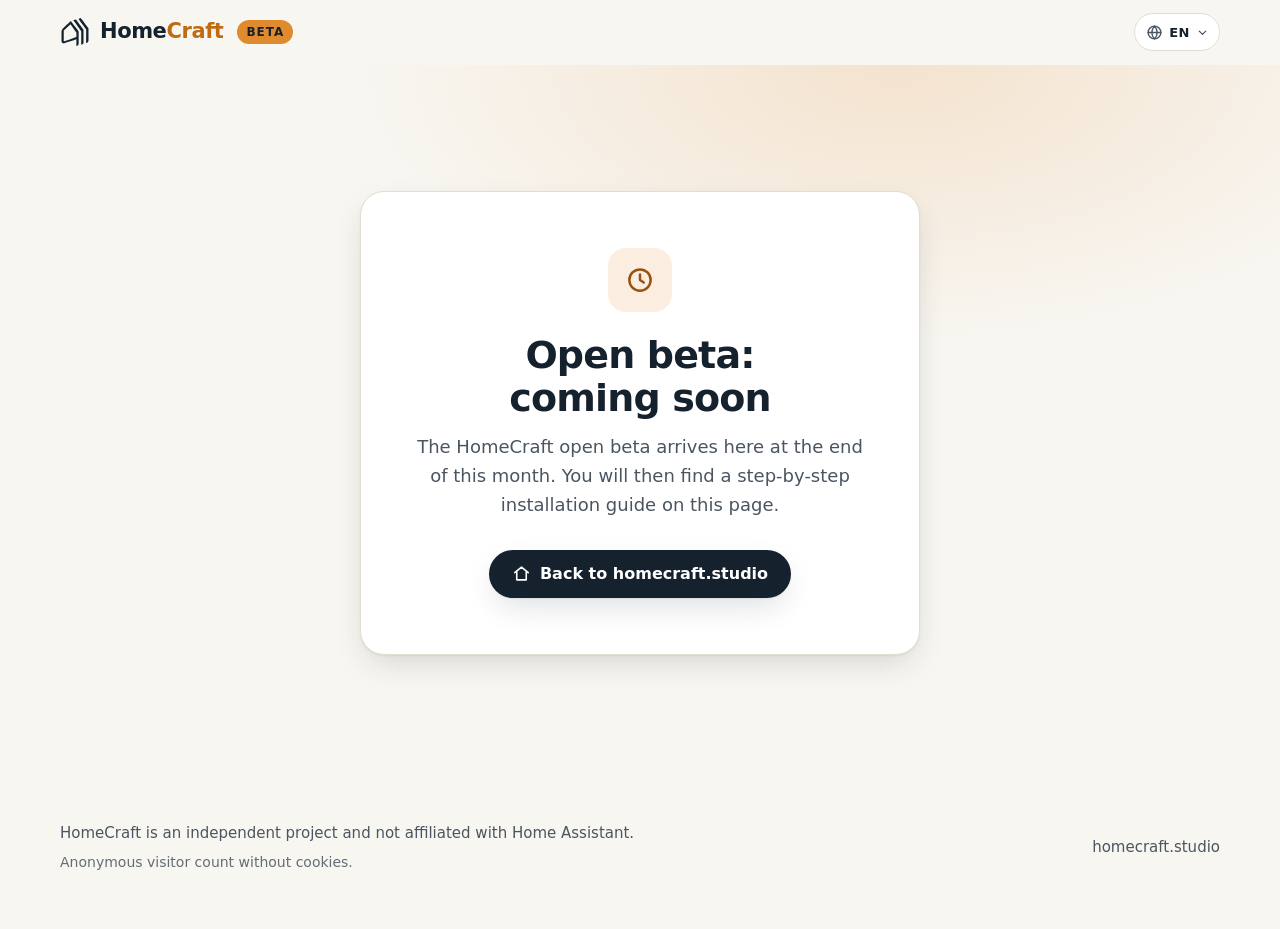
<file: index.html>
<!doctype html>
<html lang="en" data-toegang="wacht">
<head>
<meta charset="utf-8">
<meta name="viewport" content="width=device-width, initial-scale=1">
<title data-i18n="meta.titel">HomeCraft beta</title>
<meta name="robots" content="noindex, nofollow">
<meta name="referrer" content="no-referrer">
<meta name="description" data-i18n-content="meta.omschrijving" content="The HomeCraft open beta is coming soon.">
<meta name="theme-color" content="#f8f6f1" media="(prefers-color-scheme: light)">
<meta name="theme-color" content="#0d141c" media="(prefers-color-scheme: dark)">
<link rel="icon" href="/favicon.svg" type="image/svg+xml">
<link rel="icon" href="/favicon-32.png" type="image/png" sizes="32x32">
<link rel="apple-touch-icon" href="/apple-touch-icon.png">
<meta property="og:type" content="website">
<meta property="og:site_name" content="HomeCraft">
<meta property="og:title" content="HomeCraft beta">
<meta property="og:description" data-i18n-content="og.omschrijving" content="Open beta: coming soon. Your home in 3D, live in Home Assistant.">
<meta property="og:image" content="https://beta.homecraft.studio/img/og.jpg">
<meta property="og:image:width" content="1200">
<meta property="og:image:height" content="630">
<meta name="twitter:card" content="summary_large_image">
<meta name="twitter:image" content="https://beta.homecraft.studio/img/og.jpg">
<link rel="stylesheet" href="/style.css">
<script>/* Vroege taalkeuze (zie i18n.js): ?lang=xx, de eerder gekozen taal of de browsertaal; laadt de vertaling al tijdens het opbouwen. */
(function(d){var h=d.documentElement,t=null;h.classList.add('js');try{t=new URLSearchParams(location.search).get('lang')}catch(e){}if(!t){try{t=localStorage.getItem('hc-taal')}catch(e){}}if(!t){try{var L=navigator.languages&&navigator.languages.length?navigator.languages:[navigator.language];for(var i=0;i<L.length;i++){var c=String(L[i]||'').toLowerCase().slice(0,2);if(/^(en|nl|de|fr|es|zh|hi)$/.test(c)){t=c;break}}}catch(e){}}t=String(t||'').toLowerCase().slice(0,2);if(/^(nl|de|fr|es|zh|hi)$/.test(t)){h.lang=t==='zh'?'zh-Hans':t;h.classList.add('hc-vertaal');var s=d.createElement('script');s.src='/i18n/'+t+'.js';s.id='hc-taal-'+t;d.head.appendChild(s);setTimeout(function(){h.classList.remove('hc-vertaal')},3000)}})(document);</script>
</head>
<body>
<svg width="0" height="0" style="position:absolute" aria-hidden="true">
  <symbol id="i-logo" viewBox="153.4 135.3 744.1 744.1"><path fill="currentColor" d="M421.4,234.9c3.7,4.9,7.2,9.5,10.8,14.1c23.9,31.6,47.8,63.2,71.7,94.7c13.8,18.2,27.7,36.4,41.5,54.6 c19.9,26.2,39.6,52.5,59.6,78.7c7.8,10.2,11.8,21.3,11.7,34.3c-0.3,55.2-0.2,110.4-0.3,165.6c-0.1,41.6-0.2,83.1-0.4,124.7 c0,9.8-2.1,18.9-8.1,26.9c-4.4,5.9-9.9,10.2-16.4,13.3c-6.5,3.1-13.2,5.6-19.9,8.3c-1.9,0.7-3.9,1.1-5.9,1.5 c-4.3,0.7-5.8-0.6-5.8-4.9c0-20.8,0-41.7,0.1-62.5c0.1-31.4,0.2-62.9,0.3-94.3c0-1,0-1.9,0-3.3c-1.3,0.4-2.3,0.6-3.2,1 c-41.9,14.5-83.8,29.1-125.8,43.4c-27.2,9.2-54.5,18-81.8,26.9c-29.1,9.5-58.3,18.9-87.4,28.5c-16,5.3-31.3,4.8-45.8-4.2 c-15.2-9.4-23.5-23.3-25-41c-0.6-6.9-0.6-13.8-0.6-20.7c0-54.8,0.1-109.6,0.1-164.4c0-20.3,0.2-40.5-0.2-60.8 c-0.4-24.2,7.9-45.1,24-62.8c11.5-12.6,23.7-24.5,35.8-36.4c16.7-16.4,33.5-32.5,50.5-48.7c27.6-26.2,55.2-52.4,82.9-78.5 c11.1-10.5,22.5-20.6,33.8-30.9C418.9,237.1,420,236.2,421.4,234.9z M412.7,316.6c-1.3,1.1-2.3,2-3.3,2.9 c-27.4,25.3-54.8,50.6-82.2,75.8c-25.4,23.4-50.9,46.7-76.3,70.2c-1.8,1.7-2.9,4.3-3.7,6.7c-0.7,2.3-0.5,4.8-0.5,7.2 c-0.1,74.2-0.1,148.4-0.2,222.5c0,10.2-0.2,20.4-0.1,30.7c0.1,6,2.7,7.9,8.5,6.2c6.6-2,13.1-4.2,19.7-6.4 C302.8,723,331,713.6,359,704c44-15.1,87.8-30.4,131.7-45.8c22.4-7.8,44.7-15.9,67.1-23.8c1.7-0.6,2.7-1.3,2.7-3.4 c0.1-30.9,0.2-61.7,0.5-92.6c0.1-9.2-2.6-17.2-7.8-24.5C541,497,529,480,516.9,463c-14.4-20.2-28.7-40.5-43-60.7 c-13.1-18.5-26.3-36.9-39.5-55.4C427.3,336.9,420.1,326.9,412.7,316.6z M486.9,216c4.3-1.3,8.4-2.5,12.5-3.8c16.1-4.9,32.2-9.7,48.3-14.7c1.9-0.6,3-0.4,4.3,1.4c14.2,19.5,28.4,39,42.7,58.5 c18.5,25.1,37.1,50.1,55.7,75c16.6,22.2,33.2,44.4,49.8,66.6C709,411,717.8,423,726.6,435c6.5,9,9.9,19.1,9.9,30.3 c0,78.8,0,157.5,0,236.3c0,23.4-0.2,46.7,0.1,70.1c0.2,18.6-8.7,30.8-25.6,37.5c-8.4,3.3-17,6.3-25.5,9.2c-5,1.7-6.2,0.7-6.1-4.5 c0.3-98.5,0.6-197.1,0.9-295.6c0-6.3,0-12.7-0.1-19c-0.1-5.1-1.2-9.8-4.2-14.1c-19-27.5-37.8-55-56.9-82.4 c-19.4-27.8-39-55.4-58.6-83c-15.9-22.4-31.8-44.8-47.7-67.1c-8-11.2-16-22.3-24-33.5C488.3,218.2,487.7,217.3,486.9,216z M802.5,779.8c-0.3-2.5-0.7-4.7-0.7-6.9c0-59.6,0.1-119.2,0.2-178.8c0.1-45.3,0.2-90.5,0.3-135.8c0-5.7-1.1-11.3-4.3-16.2 c-6.5-9.8-13-19.6-19.8-29.2c-26.3-36.9-52.6-73.9-79.1-110.7c-22.9-31.7-46.1-63.3-69.1-94.9c-6.2-8.6-12.5-17.2-18.7-25.7 c-0.3-0.5-0.6-0.9-1.1-1.7c8.5-2.5,16.8-5,25.1-7.4c10.6-3.1,21.3-6.2,31.9-9.4c1.9-0.6,3-0.2,4.1,1.4c8.4,11.4,16.7,22.7,25.2,34 c28.8,38.1,57.7,76.2,86.5,114.3c22.2,29.4,44.4,58.7,66.5,88.1c7.2,9.6,10.7,20.4,10.7,32.4c0,66.8,0,133.6,0,200.4 c0,23.1,0.4,46.2-0.1,69.2c-0.2,11.1-1.4,22.4-3.3,33.4c-2.9,16.7-12.5,28.6-28.7,34.8c-6.9,2.6-13.9,5.1-20.9,7.5 C805.8,779.2,804.3,779.4,802.5,779.8z"/></symbol>
  <symbol id="i-klok" viewBox="0 0 24 24" fill="none" stroke="currentColor" stroke-width="2" stroke-linecap="round" stroke-linejoin="round"><circle cx="12" cy="12" r="8.5"/><path d="M12 7.5V12l3 2"/></symbol>
  <symbol id="i-slot" viewBox="0 0 24 24" fill="none" stroke="currentColor" stroke-width="2" stroke-linecap="round" stroke-linejoin="round"><rect x="4.5" y="10.5" width="15" height="10" rx="2.5"/><path d="M8 10.5V8a4 4 0 0 1 8 0v2.5"/></symbol>
  <symbol id="i-thuis" viewBox="0 0 24 24" fill="none" stroke="currentColor" stroke-width="2" stroke-linecap="round" stroke-linejoin="round"><path d="M3.5 11 12 4l8.5 7M6 9.5V20h12V9.5"/></symbol>
  <symbol id="i-kopie" viewBox="0 0 24 24" fill="none" stroke="currentColor" stroke-width="2" stroke-linecap="round" stroke-linejoin="round"><rect x="8.5" y="8.5" width="12" height="12" rx="2.5"/><path d="M15.5 5.5v-.5a2 2 0 0 0-2-2h-8a2 2 0 0 0-2 2v8a2 2 0 0 0 2 2h.5"/></symbol>
  <symbol id="i-download" viewBox="0 0 24 24" fill="none" stroke="currentColor" stroke-width="2" stroke-linecap="round" stroke-linejoin="round"><path d="M12 4v11M7 10.5l5 5 5-5M5 20h14"/></symbol>
  <symbol id="i-lijst" viewBox="0 0 24 24" fill="none" stroke="currentColor" stroke-width="2" stroke-linecap="round" stroke-linejoin="round"><path d="M9 6h11M9 12h11M9 18h11M4.5 6h.01M4.5 12h.01M4.5 18h.01"/></symbol>
  <symbol id="i-start" viewBox="0 0 24 24" fill="none" stroke="currentColor" stroke-width="2" stroke-linecap="round" stroke-linejoin="round"><path d="M4 20l4-1 11-11a2.1 2.1 0 0 0-3-3L5 16l-1 4zM14 7l3 3"/></symbol>
  <symbol id="i-let" viewBox="0 0 24 24" fill="none" stroke="currentColor" stroke-width="2" stroke-linecap="round" stroke-linejoin="round"><path d="M12 4 2.5 20h19L12 4zM12 10v4.5M12 17.5h.01"/></symbol>
  <symbol id="i-melden" viewBox="0 0 24 24" fill="none" stroke="currentColor" stroke-width="2" stroke-linecap="round" stroke-linejoin="round"><path d="M5 20V4.5M5 4.5h11l-2 4 2 4H5"/></symbol>
  <symbol id="i-talen" viewBox="0 0 24 24" fill="none" stroke="currentColor" stroke-width="2" stroke-linecap="round" stroke-linejoin="round"><circle cx="12" cy="12" r="9"/><path d="M3 12h18M12 3c2.5 2.6 3.8 5.6 3.8 9s-1.3 6.4-3.8 9c-2.5-2.6-3.8-5.6-3.8-9S9.5 5.6 12 3z"/></symbol>
  <symbol id="i-omlaag" viewBox="0 0 24 24" fill="none" stroke="currentColor" stroke-width="2.4" stroke-linecap="round" stroke-linejoin="round"><path d="M6 9.5l6 6 6-6"/></symbol>
  <symbol id="i-pijl" viewBox="0 0 24 24" fill="none" stroke="currentColor" stroke-width="2" stroke-linecap="round" stroke-linejoin="round"><path d="M5 12h14M13 6l6 6-6 6"/></symbol>
</svg>

<header class="kop">
  <div class="wrap">
    <a class="merk" href="https://homecraft.studio/" aria-label="HomeCraft, to homecraft.studio" data-i18n-aria="merk.aria"><svg aria-hidden="true"><use href="#i-logo"/></svg><span>Home<b>Craft</b></span></a>
    <span class="pil">Beta</span>
    <div class="kop-rechts">
      <div class="taal" data-taalkiezer>
        <button type="button" class="taal-knop" aria-expanded="false" aria-controls="taal-lijst" aria-label="Language: English"><svg aria-hidden="true"><use href="#i-talen"/></svg><span class="taal-code" aria-hidden="true">EN</span><svg class="taal-pijl" aria-hidden="true"><use href="#i-omlaag"/></svg></button>
        <ul class="taal-lijst" id="taal-lijst" hidden>
          <li><a href="?lang=en" data-taal="en" lang="en" hreflang="en" aria-current="true">English</a></li>
          <li><a href="?lang=nl" data-taal="nl" lang="nl" hreflang="nl">Nederlands</a></li>
          <li><a href="?lang=de" data-taal="de" lang="de" hreflang="de">Deutsch</a></li>
          <li><a href="?lang=fr" data-taal="fr" lang="fr" hreflang="fr">Français</a></li>
          <li><a href="?lang=es" data-taal="es" lang="es" hreflang="es">Español</a></li>
          <li><a href="?lang=zh" data-taal="zh" lang="zh-Hans" hreflang="zh-Hans">中文</a></li>
          <li><a href="?lang=hi" data-taal="hi" lang="hi" hreflang="hi">हिन्दी</a></li>
        </ul>
      </div>
    </div>
  </div>
</header>

<main id="inhoud">
  <div class="wacht" data-staat="wacht" aria-busy="true"></div>

  <!-- Gesloten (BETA_OPEN = false): Coming soon -->
  <div class="dicht" data-staat="dicht" hidden>
    <div class="wrap">
      <div class="dicht-kaart">
        <div class="dicht-ico"><svg aria-hidden="true"><use href="#i-klok"/></svg></div>
        <h1 data-i18n="dicht.titel">Open beta: coming soon</h1>
        <p data-i18n="dicht.tekst">The HomeCraft open beta arrives here at the end of this month. You will then find a step-by-step installation guide on this page.</p>
        <div class="acties">
          <a class="knop knop-vol" href="https://homecraft.studio/"><svg aria-hidden="true"><use href="#i-thuis"/></svg><span data-i18n="dicht.knop">Back to homecraft.studio</span></a>
        </div>
      </div>
    </div>
  </div>
  <noscript>
    <div class="dicht"><div class="wrap"><div class="dicht-kaart">
      <h1>Open beta: coming soon</h1>
      <p>Turn on JavaScript to view this page, or go to <a href="https://homecraft.studio/">homecraft.studio</a>.</p>
    </div></div></div>
  </noscript>

  <!-- De installatiegids -->
  <div data-staat="welkom" hidden>
    <div class="welkom">
      <div class="wrap">
        <span class="label"><i aria-hidden="true"></i><span data-i18n="w.label">Beta · version 0.4.0</span></span>
        <h1 data-i18n="w.titel">Welcome to the beta!</h1>
        <p class="lead" data-i18n="w.lead">Thanks for testing. Below you will find how to install HomeCraft in Home Assistant, where to start and how to report a problem. Everything you find helps.</p>
      </div>
    </div>

    <div class="wrap">
      <div class="inhoud">
        <div class="kolom">
        <section class="blok" id="installeren" aria-labelledby="h-inst">
          <h2 id="h-inst"><span class="ico"><svg aria-hidden="true"><use href="#i-download"/></svg></span><span data-i18n="inst.titel">Install</span></h2>
          <ol>
            <li data-i18n-html="inst.1">In Home Assistant, go to <span class="pad">Settings <span>→</span> Marketplace</span> (formerly HACS).</li>
            <li data-i18n-html="inst.2">In the top right, choose <span class="pad">⋮ <span>→</span> Custom repositories</span>.</li>
            <li>
              <span data-i18n-html="inst.3">Paste this URL and choose the category <span class="pad">Integration</span>:</span>
              <div class="kopie">
                <code id="repo-url">https://github.com/homecraftstudio/homecraft</code>
                <button type="button" class="knop knop-rand" id="kopieer" data-kopieer="#repo-url"><svg aria-hidden="true"><use href="#i-kopie"/></svg><span data-i18n="inst.kopieer">Copy</span></button>
              </div>
              <span class="sr" role="status" aria-live="polite" id="kopie-status"></span>
            </li>
            <li data-i18n-html="inst.4">Find <span class="pad">HomeCraft</span> in the list and install it.</li>
            <li data-i18n-html="inst.5">Restart Home Assistant.</li>
            <li data-i18n-html="inst.6">Go to <span class="pad">Settings <span>→</span> Devices &amp; services <span>→</span> Add integration</span> and choose <span class="pad">HomeCraft</span>.</li>
            <li data-i18n-html="inst.7">Open <span class="pad">HomeCraft</span> in the sidebar.</li>
          </ol>
          <p class="tip" data-i18n="inst.tip">A new version shows up as an update in Home Assistant. After updating, restart and reload the page.</p>
        </section>
        <section class="blok" id="beginnen" aria-labelledby="h-begin">
          <h2 id="h-begin"><span class="ico"><svg aria-hidden="true"><use href="#i-start"/></svg></span><span data-i18n="begin.titel">First steps</span></h2>
          <ol>
            <li data-i18n-html="begin.1">In the empty panel, choose <span class="pad">Draw floor plan</span> and draw walls, rooms, doors and windows. Or start with the <span class="pad">sample house</span> to look around first.</li>
            <li data-i18n-html="begin.2">Choose <span class="pad">Edit</span>: the light points from your floor plan are shown dotted. Tap one and connect it to your lamps.</li>
            <li data-i18n="begin.3">Place devices and connect them; pick the model from the gallery.</li>
            <li data-i18n-html="begin.4">Make a backup via <span class="pad">Settings <span>→</span> Backup</span> before trying big changes.</li>
          </ol>
        </section>
        <section class="blok" id="melden" aria-labelledby="h-meld">
          <h2 id="h-meld"><span class="ico"><svg aria-hidden="true"><use href="#i-melden"/></svg></span><span data-i18n="meld.titel">Report a problem</span></h2>
          <p data-i18n="meld.tekst">Something broken, unclear or ugly? Report it on GitHub. Please include:</p>
          <ul>
            <li data-i18n-html="meld.1">your <strong>Home Assistant version</strong> (Settings → About) and the HomeCraft version;</li>
            <li data-i18n-html="meld.2">your <strong>browser</strong> and its version;</li>
            <li data-i18n-html="meld.3">your <strong>device</strong>: computer, tablet or phone;</li>
            <li data-i18n-html="meld.4">what you did, what you expected and what happened, with a <strong>screenshot</strong>.</li>
          </ul>
          <p class="tip" data-i18n="meld.privé">Reports on GitHub are public. Do not include personal data, addresses, passwords or tokens.</p>
          <div class="acties">
            <a class="knop knop-vol" href="https://github.com/homecraftstudio/homecraft/issues/new" rel="noopener"><svg aria-hidden="true"><use href="#i-melden"/></svg><span data-i18n="meld.knop">Report a problem on GitHub</span></a>
          </div>
        </section>
        </div>
        <div class="kolom">
        <section class="blok" id="eisen" aria-labelledby="h-eisen">
          <h2 id="h-eisen"><span class="ico"><svg aria-hidden="true"><use href="#i-lijst"/></svg></span><span data-i18n="eisen.titel">What you need</span></h2>
          <ul>
            <li data-i18n-html="eisen.1">Home Assistant <strong>2024.7</strong> or newer.</li>
            <li data-i18n-html="eisen.2">The Marketplace (formerly HACS) in Home Assistant.</li>
            <li data-i18n-html="eisen.3">A recent browser with <strong>WebGL2</strong>, on desktop, tablet or phone.</li>
            <li data-i18n="eisen.4">For a wall tablet: a tablet from recent years, with the browser in full screen.</li>
          </ul>
        </section>
        <section class="blok" id="beperkingen" aria-labelledby="h-bep">
          <h2 id="h-bep"><span class="ico"><svg aria-hidden="true"><use href="#i-let"/></svg></span><span data-i18n="bep.titel">Known limitations</span></h2>
          <ul>
            <li data-i18n="bep.1">This is a beta: things may still break or change between versions. Make regular backups.</li>
            <li data-i18n="bep.2">Events and fixed zoom spots in the house will come later.</li>
            <li data-i18n-html="bep.3">On a weak tablet HomeCraft picks a lighter quality by itself. If it still stutters, add <code>?rch_quality=low</code> to the address.</li>
            <li data-i18n="bep.4">The ready-made furniture is a separate, optional pack; without it you can still draw and furnish with what is there.</li>
          </ul>
        </section>
        </div>
      </div>
    </div>
  </div>
</main>

<footer class="voet">
  <div class="wrap">
    <div>
      <p data-i18n="voet.tekst">HomeCraft is an independent project and not affiliated with Home Assistant.</p>
      <p class="voet-privacy" data-i18n="voet.privacy">Anonymous visitor count without cookies.</p>
    </div>
    <nav aria-label="Footer" data-i18n-aria="voet.aria">
      <a href="https://homecraft.studio/">homecraft.studio</a>
    </nav>
  </div>
</footer>
<script src="/i18n.js"></script>
<script src="/status.js"></script>
<script src="/toegang.js"></script>
<script src="/beta.js"></script>
<script src="/teller.js" defer></script>
</body>
</html>
</file>
<file: style.css>
/* HomeCraft — homecraft.studio. Eén stylesheet, geen frameworks. */
:root {
  color-scheme: light dark;
  --inkt: #16212e;
  --oranje: #e08a2e;
  --bg: #f8f6f1;
  --bg-2: #efebe3;
  --vlak: #ffffff;
  --tekst: #16212e;
  --zacht: #4b5562;
  --lijn: #e2ddd2;
  --accent-tekst: #9a520f;
  --oranje-groot: #c06a12;
  --knop: #16212e;
  --knop-tekst: #ffffff;
  --schaduw: 0 1px 2px rgb(22 33 46 / .06), 0 12px 32px -8px rgb(22 33 46 / .18);
  --schaduw-groot: 0 2px 4px rgb(22 33 46 / .06), 0 40px 80px -24px rgb(22 33 46 / .35);
  --gloed: radial-gradient(60% 55% at 70% 0%, rgb(224 138 46 / .18), transparent 70%);
  --r: 18px;
  --max: 1160px;
  --rand: 16px;
  --font: ui-sans-serif, system-ui, -apple-system, "Segoe UI", Roboto, "Helvetica Neue", Arial, sans-serif;
  --mono: ui-monospace, "Cascadia Mono", "SF Mono", Menlo, Consolas, monospace;
}
@media (prefers-color-scheme: dark) {
  :root {
    --bg: #0d141c;
    --bg-2: #121b25;
    --vlak: #16212e;
    --tekst: #eef1f4;
    --zacht: #a7b2be;
    --lijn: #263445;
    --accent-tekst: #f2a75a;
    --oranje-groot: #e08a2e;
    --knop: #e08a2e;
    --knop-tekst: #16212e;
    --schaduw: 0 1px 2px rgb(0 0 0 / .3), 0 12px 32px -8px rgb(0 0 0 / .5);
    --schaduw-groot: 0 2px 4px rgb(0 0 0 / .3), 0 40px 90px -24px rgb(0 0 0 / .7);
    --gloed: radial-gradient(60% 55% at 70% 0%, rgb(224 138 46 / .16), transparent 70%);
  }
}
@media (min-width: 720px) { :root { --rand: 32px; } }

*, *::before, *::after { box-sizing: border-box; }
html { -webkit-text-size-adjust: 100%; scroll-behavior: smooth; scroll-padding-top: 84px; }
@media (prefers-reduced-motion: reduce) { html { scroll-behavior: auto; } *, *::before, *::after { transition: none !important; animation: none !important; } }
body {
  margin: 0; background: var(--bg); color: var(--tekst);
  font: 400 17px/1.6 var(--font); text-rendering: optimizeLegibility;
  -webkit-font-smoothing: antialiased; overflow-x: hidden;
}
img { display: block; max-width: 100%; height: auto; }
a { color: inherit; }
p a, li a, dd a, .faq a { color: var(--accent-tekst); text-underline-offset: .18em; }
code { font: .88em/1.4 var(--mono); background: var(--bg-2); border: 1px solid var(--lijn); border-radius: 6px; padding: .1em .35em; overflow-wrap: anywhere; }
h1, h2, h3 { line-height: 1.12; letter-spacing: -.022em; margin: 0; text-wrap: balance; }
p { margin: 0; text-wrap: pretty; }
:focus-visible { outline: 3px solid var(--oranje); outline-offset: 3px; border-radius: 6px; }
.skip { position: absolute; left: 12px; top: -60px; z-index: 50; background: var(--knop); color: var(--knop-tekst); padding: 10px 14px; border-radius: 10px; text-decoration: none; font-weight: 600; }
.skip:focus { top: 12px; }
.wrap { width: 100%; max-width: calc(var(--max) + 2 * var(--rand)); margin-inline: auto; padding-inline: var(--rand); }
.sr { position: absolute; width: 1px; height: 1px; overflow: hidden; clip: rect(0 0 0 0); white-space: nowrap; }

/* Kop */
.kop { position: sticky; top: 0; z-index: 20; background: color-mix(in srgb, var(--bg) 82%, transparent); backdrop-filter: saturate(1.4) blur(14px); -webkit-backdrop-filter: saturate(1.4) blur(14px); border-bottom: 1px solid transparent; transition: border-color .2s; }
.kop.gescrold { border-bottom-color: var(--lijn); }
.kop .wrap { display: flex; align-items: center; gap: 12px; height: 64px; }
.merk { display: inline-flex; align-items: center; gap: 10px; text-decoration: none; font-weight: 650; font-size: 21px; letter-spacing: -.02em; color: var(--tekst); flex: none; }
.merk svg { width: 30px; height: 30px; color: var(--tekst); }
.merk b { color: var(--oranje-groot); font-weight: inherit; }
.nav { display: none; gap: 4px; margin-left: 20px; }
.nav a { text-decoration: none; color: var(--zacht); font-size: 15px; font-weight: 500; padding: 8px 12px; border-radius: 10px; }
.nav a:hover { color: var(--tekst); background: var(--bg-2); }
@media (min-width: 860px) { .nav { display: flex; } }
.kop-rechts { margin-left: auto; display: flex; align-items: center; gap: 8px; }
/* Taalkiezer: knop met de huidige taalcode, opent een lijst met de talen in hun eigen naam */
.taal { position: relative; }
.taal-knop { appearance: none; display: inline-flex; align-items: center; gap: 6px; min-height: 38px; padding: 0 10px 0 11px; border: 1px solid var(--lijn); border-radius: 999px; background: var(--vlak); color: var(--tekst); font: 600 13px/1 var(--font); letter-spacing: .04em; cursor: pointer; }
.taal-knop:hover { border-color: var(--zacht); }
.taal-knop svg { width: 17px; height: 17px; flex: none; color: var(--zacht); }
.taal-knop .taal-pijl { width: 13px; height: 13px; transition: transform .15s; }
.taal-knop[aria-expanded="true"] .taal-pijl { transform: rotate(180deg); }
.taal-code { min-width: 2ch; text-align: center; font-family: ui-sans-serif, system-ui, -apple-system, "Segoe UI", Roboto, Arial, sans-serif; }
.taal-lijst { position: absolute; right: 0; top: calc(100% + 8px); z-index: 30; min-width: 176px; max-width: calc(100vw - 32px); margin: 0; padding: 6px; list-style: none; background: var(--vlak); border: 1px solid var(--lijn); border-radius: 14px; box-shadow: var(--schaduw); }
.taal-lijst[hidden] { display: none; }
.taal-lijst a { display: flex; align-items: center; justify-content: space-between; gap: 12px; min-height: 40px; padding: 0 12px; border-radius: 9px; color: var(--tekst); text-decoration: none; font-size: 15px; font-weight: 500; font-family: var(--font); line-height: 1.3; }
.taal-lijst a:hover, .taal-lijst a:focus-visible { background: var(--bg-2); }
.taal-lijst a[aria-current="true"] { font-weight: 650; }
.taal-lijst a[aria-current="true"]::after { content: ""; width: 8px; height: 8px; border-radius: 50%; background: var(--oranje); flex: none; }
/* Even verbergen terwijl een vertaling laadt (het vroege script haalt dit na hooguit 3 s weg) */
.hc-vertaal body { visibility: hidden; }

/* Chinees en Hindi: systeemlettertypen met de juiste tekens, geen negatieve letterafstand en meer regelruimte */
:lang(zh) { --font: system-ui, -apple-system, "PingFang SC", "Microsoft YaHei", "Microsoft YaHei UI", "Noto Sans CJK SC", "Noto Sans SC", "Source Han Sans SC", "WenQuanYi Micro Hei", sans-serif; }
:lang(hi) { --font: system-ui, -apple-system, "Nirmala UI", "Kohinoor Devanagari", "Noto Sans Devanagari", "Mangal", "Lohit Devanagari", sans-serif; }
html:lang(zh) body, html:lang(hi) body { font-family: var(--font); }
html:lang(zh) body { line-break: strict; }
html:lang(hi) body { line-height: 1.75; }
html:lang(zh) :is(h1, h2, h3, .oog), html:lang(hi) :is(h1, h2, h3, .oog) { letter-spacing: normal !important; }
html:lang(zh) :is(h1, h2, h3) { line-height: 1.3; word-break: keep-all; overflow-wrap: anywhere; }
html:lang(hi) :is(h1, h2, h3) { line-height: 1.4; }
html:lang(zh) .hero h1, html:lang(hi) .hero h1 { font-size: clamp(36px, 6.4vw, 68px); }
html:lang(hi) .oog { font-size: 14px; }
html:lang(zh) .pad { word-break: keep-all; }

/* Knoppen */
.knop { display: inline-flex; align-items: center; justify-content: center; gap: 9px; min-height: 48px; padding: 0 22px; border-radius: 999px; font: 600 16px/1 var(--font); text-decoration: none; border: 1px solid transparent; cursor: pointer; transition: transform .15s ease, background-color .15s, box-shadow .15s; white-space: nowrap; }
.knop svg { width: 19px; height: 19px; flex: none; }
.knop:hover { transform: translateY(-1px); }
.knop-vol { background: var(--knop); color: var(--knop-tekst); box-shadow: var(--schaduw); }
.knop-rand { background: var(--vlak); color: var(--tekst); border-color: var(--lijn); }
.knop-rand:hover { border-color: var(--zacht); }
.knop-klein { min-height: 38px; padding: 0 14px; font-size: 14px; }
@media (max-width: 480px) { .knop { white-space: normal; text-align: center; line-height: 1.25; padding-block: 10px; max-width: 100%; } }
.kop .knop-klein span { display: none; }
@media (min-width: 520px) { .kop .knop-klein span { display: inline; } }

/* Hero */
.hero { position: relative; padding: 56px 0 0; background: var(--gloed); }
.hero-tekst { max-width: 820px; }
.label { display: inline-flex; align-items: center; gap: 8px; font-size: 14px; font-weight: 600; color: var(--zacht); border: 1px solid var(--lijn); background: var(--vlak); border-radius: 999px; padding: 6px 12px 6px 8px; }
.label i { width: 8px; height: 8px; border-radius: 50%; background: var(--oranje); box-shadow: 0 0 0 4px rgb(224 138 46 / .2); }
.hero h1 { font-size: clamp(40px, 7.4vw, 80px); font-weight: 750; margin-top: 22px; letter-spacing: -.035em; }
.hero h1 em { font-style: normal; color: var(--oranje-groot); }
.hero .lead { font-size: clamp(18px, 2.2vw, 21px); color: var(--zacht); margin-top: 20px; max-width: 640px; }
.acties { display: flex; flex-wrap: wrap; gap: 12px; margin-top: 30px; }
.feiten { display: flex; flex-wrap: wrap; gap: 8px 22px; margin: 22px 0 0; padding: 0; list-style: none; color: var(--zacht); font-size: 15px; }
.feiten li { display: inline-flex; align-items: center; gap: 8px; }
.feiten svg { width: 17px; height: 17px; color: var(--oranje); }
.venster { margin-top: 48px; border-radius: 16px 16px 0 0; overflow: hidden; background: var(--vlak); box-shadow: var(--schaduw-groot); border: 1px solid var(--lijn); border-bottom: 0; }
.venster-balk { display: flex; gap: 7px; align-items: center; height: 34px; padding: 0 14px; background: var(--bg-2); border-bottom: 1px solid var(--lijn); }
.venster-balk i { width: 11px; height: 11px; border-radius: 50%; background: var(--lijn); }
.venster img { width: 100%; }

/* Secties */
section { padding: 96px 0; }
@media (max-width: 720px) { section { padding: 68px 0; } }
.sectie-kop { max-width: 720px; margin-bottom: 48px; }
.oog { font-size: 13px; font-weight: 700; letter-spacing: .12em; text-transform: uppercase; color: var(--accent-tekst); margin-bottom: 14px; }
.sectie-kop h2 { font-size: clamp(30px, 4.6vw, 48px); font-weight: 720; }
.sectie-kop p { color: var(--zacht); font-size: 19px; margin-top: 16px; }
.band { background: var(--bg-2); border-block: 1px solid var(--lijn); }

/* Grote functies */
.functie { display: grid; gap: 28px; align-items: center; padding: 28px 0; }
.functie + .functie { border-top: 1px solid var(--lijn); }
@media (min-width: 860px) {
  .functie { grid-template-columns: 1fr 1fr; gap: 72px; padding: 44px 0; }
  .functie:nth-child(even) .functie-beeld { order: 2; }
}
.functie h3 { font-size: clamp(25px, 3vw, 34px); font-weight: 700; }
.functie p { color: var(--zacht); margin-top: 14px; font-size: 18px; }
.functie ul { margin: 18px 0 0; padding: 0; list-style: none; display: grid; gap: 10px; }
.functie li { display: flex; gap: 10px; align-items: flex-start; }
.functie li::before { content: ""; flex: none; width: 18px; height: 18px; margin-top: 4px; border-radius: 50%; background: rgb(224 138 46 / .18) url("data:image/svg+xml,%3Csvg xmlns='http://www.w3.org/2000/svg' viewBox='0 0 24 24' fill='none' stroke='%23c26f1c' stroke-width='3.2' stroke-linecap='round' stroke-linejoin='round'%3E%3Cpath d='M6 12.5l4 4 8-9'/%3E%3C/svg%3E") center / 12px no-repeat; }
.functie-beeld { position: relative; border-radius: var(--r); background: linear-gradient(160deg, #2b3d52, #16212e); padding: clamp(18px, 4vw, 40px); box-shadow: var(--schaduw); overflow: hidden; display: grid; place-items: center; }
.functie-beeld::after { content: ""; position: absolute; inset: 0; background: radial-gradient(50% 45% at 80% 10%, rgb(224 138 46 / .28), transparent 70%); pointer-events: none; }
.functie-beeld img { position: relative; z-index: 1; border-radius: 12px; box-shadow: 0 24px 48px -16px rgb(0 0 0 / .55); width: min(100%, 360px); }
.functie-beeld.breed img { width: 100%; }
.functie-beeld.laag { display: block; padding-bottom: clamp(56px, 10vw, 96px); }
.functie-beeld.laag .achter { width: 62%; }
.functie-beeld.laag .voor { position: absolute; z-index: 2; right: clamp(14px, 4vw, 36px); bottom: clamp(18px, 4vw, 40px); width: 66%; border: 1px solid rgb(255 255 255 / .12); }

/* Kaarten */
.raster { display: grid; gap: 16px; grid-template-columns: 1fr; margin-top: 40px; }
@media (min-width: 640px) { .raster { grid-template-columns: 1fr 1fr; } }
@media (min-width: 1020px) { .raster { grid-template-columns: repeat(4, 1fr); } }
.kaart { background: var(--vlak); border: 1px solid var(--lijn); border-radius: var(--r); padding: 26px; }
.kaart .ico { width: 44px; height: 44px; border-radius: 12px; display: grid; place-items: center; background: rgb(224 138 46 / .14); color: var(--accent-tekst); margin-bottom: 18px; }
.kaart .ico svg { width: 23px; height: 23px; }
.kaart h3 { font-size: 19px; font-weight: 680; letter-spacing: -.012em; }
.kaart p { color: var(--zacht); font-size: 16px; margin-top: 8px; }

/* Stappen */
.stappen { display: grid; gap: 16px; counter-reset: stap; margin: 0; padding: 0; list-style: none; }
@media (min-width: 860px) { .stappen { grid-template-columns: repeat(3, 1fr); gap: 20px; } }
.stappen li { counter-increment: stap; background: var(--vlak); border: 1px solid var(--lijn); border-radius: var(--r); padding: 28px; position: relative; }
.stappen li::before { content: counter(stap); display: grid; place-items: center; width: 40px; height: 40px; border-radius: 50%; background: var(--inkt); color: #fff; font-weight: 700; font-size: 17px; margin-bottom: 18px; }
@media (prefers-color-scheme: dark) { .stappen li::before { background: var(--oranje); color: var(--inkt); } }
.stappen h3 { font-size: 20px; font-weight: 680; }
.stappen p { color: var(--zacht); margin-top: 8px; font-size: 16px; }

/* Vragen */
.faq { max-width: 820px; display: grid; gap: 12px; }
.faq details { background: var(--vlak); border: 1px solid var(--lijn); border-radius: 14px; }
.faq summary { list-style: none; cursor: pointer; padding: 20px 56px 20px 22px; font-weight: 640; font-size: 18px; position: relative; border-radius: 14px; }
.faq summary::-webkit-details-marker { display: none; }
.faq summary::after { content: ""; position: absolute; right: 22px; top: 50%; width: 11px; height: 11px; border-right: 2.4px solid var(--zacht); border-bottom: 2.4px solid var(--zacht); transform: translateY(-70%) rotate(45deg); transition: transform .2s; }
.faq details[open] summary::after { transform: translateY(-30%) rotate(-135deg); }
.faq .antw { padding: 0 22px 22px; color: var(--zacht); }
.faq .antw p + p, .faq .antw p + ul, .faq .antw ul + p { margin-top: 10px; }
.faq .antw ul { margin: 0; padding-left: 20px; display: grid; gap: 6px; }

/* Slot */
.slot { text-align: center; }
.slot-vlak { background: var(--inkt); color: #fff; border-radius: 28px; padding: clamp(40px, 7vw, 80px) clamp(20px, 5vw, 64px); position: relative; overflow: hidden; }
.slot-vlak::before { content: ""; position: absolute; inset: 0; background: radial-gradient(50% 70% at 50% 0%, rgb(224 138 46 / .35), transparent 70%); }
.slot-vlak > * { position: relative; }
.slot-vlak svg.groot { width: 64px; height: 64px; color: #fff; margin: 0 auto 22px; display: block; }
.slot h2 { font-size: clamp(30px, 4.6vw, 48px); }
.slot p { color: #c9d2dc; font-size: 19px; margin: 16px auto 0; max-width: 560px; }
.slot .acties { justify-content: center; }
.slot .knop-vol { background: var(--oranje); color: var(--inkt); }
.slot .knop-rand { background: transparent; color: #fff; border-color: rgb(255 255 255 / .35); }

/* Voet */
.voet { padding: 40px 0 56px; color: var(--zacht); font-size: 15px; }
.voet .wrap { display: grid; gap: 18px; }
@media (min-width: 860px) { .voet .wrap { grid-template-columns: 1fr auto; align-items: center; } }
.voet nav { display: flex; flex-wrap: wrap; gap: 6px 20px; }
.voet nav a { text-decoration: none; }
.voet nav a:hover { text-decoration: underline; }
.voet p { max-width: 640px; }
.voet .voet-privacy { margin: 6px 0 0; font-size: 14px; opacity: .85; }

/* Verschijnen bij scrollen (alleen als JS het aanzet) */
.js .opkomen { opacity: 0; transform: translateY(14px); transition: opacity .6s ease, transform .6s ease; }
.js .opkomen.zichtbaar { opacity: 1; transform: none; }

/* Losse pagina (404) */
.los { min-height: 70vh; display: grid; place-items: center; text-align: center; padding: 64px 0; }
.los h1 { font-size: clamp(36px, 6vw, 60px); }
.los p { color: var(--zacht); font-size: 19px; margin: 16px auto 28px; max-width: 520px; }
.los .acties { justify-content: center; }

/* ---- Beta ---- */
.pil { display: inline-flex; align-items: center; font: 700 12px/1 var(--font); letter-spacing: .08em; text-transform: uppercase; color: var(--inkt); background: var(--oranje); border-radius: 999px; padding: 6px 9px; margin-left: 2px; }
[data-staat][hidden] { display: none !important; }
.wacht { min-height: 60vh; }
.dicht { min-height: calc(100vh - 64px - 120px); display: grid; place-items: center; padding: 56px 0; background: var(--gloed); }
.dicht-kaart { max-width: 560px; margin-inline: auto; text-align: center; background: var(--vlak); border: 1px solid var(--lijn); border-radius: 24px; padding: clamp(32px, 6vw, 56px) clamp(22px, 5vw, 48px); box-shadow: var(--schaduw); }
.dicht-ico { width: 64px; height: 64px; border-radius: 18px; display: grid; place-items: center; margin: 0 auto 22px; background: rgb(224 138 46 / .14); color: var(--accent-tekst); }
.dicht-ico svg { width: 30px; height: 30px; }
.dicht h1 { font-size: clamp(28px, 5vw, 38px); font-weight: 720; }
.dicht p { color: var(--zacht); font-size: 18px; margin-top: 14px; }
.dicht .acties { justify-content: center; }
.welkom { padding: 56px 0 8px; background: var(--gloed); }
.welkom h1 { font-size: clamp(36px, 6vw, 60px); font-weight: 750; letter-spacing: -.03em; margin-top: 18px; }
.welkom .lead { font-size: clamp(18px, 2.2vw, 20px); color: var(--zacht); margin-top: 16px; max-width: 680px; }
.inhoud { display: grid; gap: 20px; padding: 40px 0 88px; }
.kolom { display: grid; gap: 20px; align-content: start; min-width: 0; }
@media (min-width: 960px) { .inhoud { grid-template-columns: 1.35fr 1fr; align-items: start; } .inhoud .breed { grid-column: 1 / -1; } }
.blok { background: var(--vlak); border: 1px solid var(--lijn); border-radius: var(--r); padding: clamp(22px, 4vw, 34px); min-width: 0; }
.blok h2 { font-size: clamp(22px, 3vw, 27px); font-weight: 700; display: flex; align-items: center; gap: 12px; }
.blok h2 .ico { width: 38px; height: 38px; border-radius: 11px; flex: none; display: grid; place-items: center; background: rgb(224 138 46 / .14); color: var(--accent-tekst); }
.blok h2 .ico svg { width: 20px; height: 20px; }
.blok > p { color: var(--zacht); margin-top: 12px; }
.blok ul, .blok ol { margin: 16px 0 0; padding-left: 22px; display: grid; gap: 10px; }
.blok li::marker { color: var(--accent-tekst); font-weight: 700; }
.blok li { padding-left: 4px; }
.blok li code { white-space: nowrap; overflow-wrap: normal; }
.pad { font-weight: 600; }
.pad span { color: var(--zacht); font-weight: 400; padding: 0 .25em; }
.kopie { display: flex; gap: 8px; align-items: stretch; margin: 10px 0 4px; flex-wrap: wrap; }
.kopie code { flex: 1 1 240px; display: flex; align-items: center; font-size: 14.5px; padding: 10px 12px; border-radius: 10px; min-height: 44px; word-break: break-all; }
.kopie .knop { min-height: 44px; font-size: 15px; }
.kopie .knop.gekopieerd { background: #2f7d4f; color: #fff; }
.tip { margin-top: 18px; font-size: 15.5px; color: var(--zacht); border-left: 3px solid var(--oranje); padding: 4px 0 4px 14px; }
.blok .acties { margin-top: 22px; }
.blok .kopie code { white-space: normal; overflow-wrap: anywhere; }
</file>
